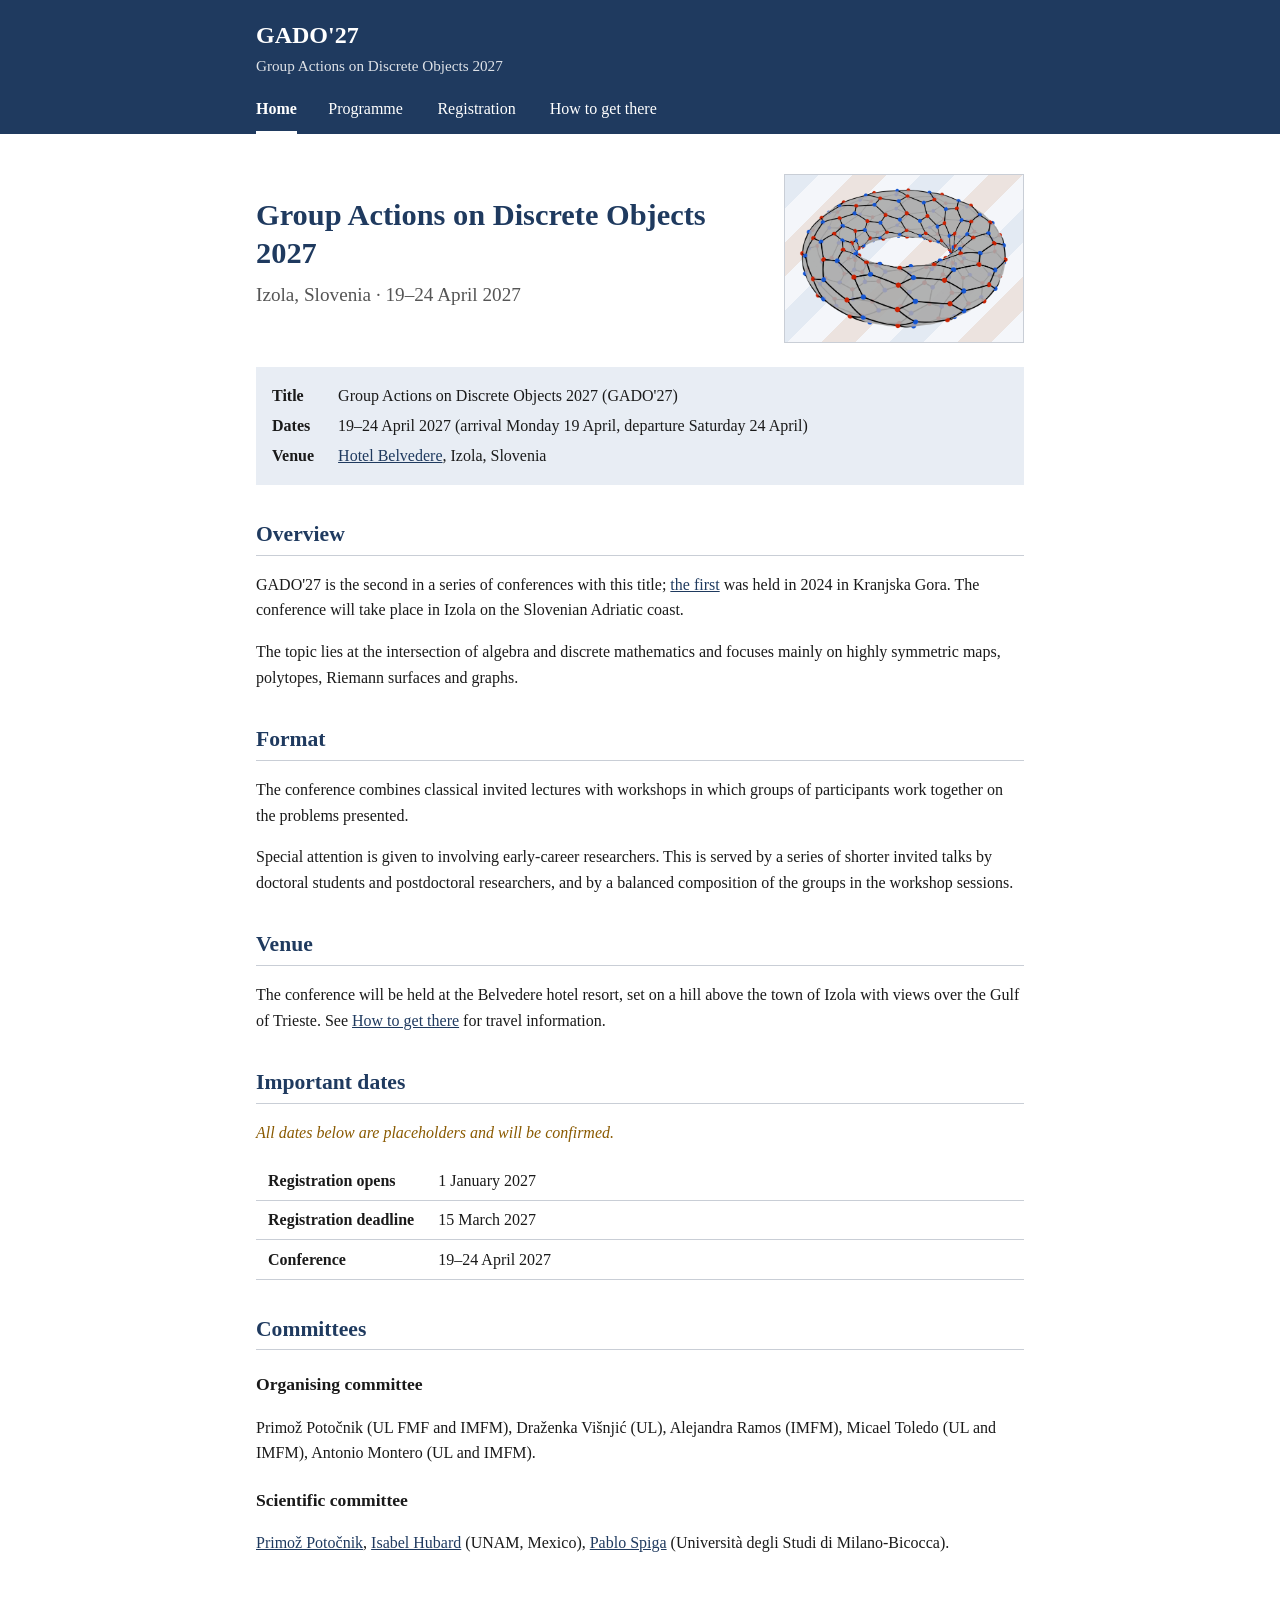
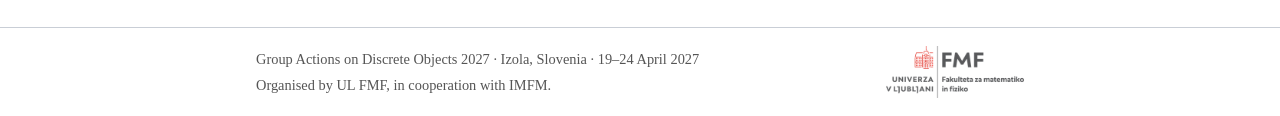
<file: index.html>
<!DOCTYPE html>
<html lang="en">
<head>
<meta charset="utf-8">
<meta name="viewport" content="width=device-width, initial-scale=1">
<title>Home · GADO'27</title>
<meta name="description" content="Group Actions on Discrete Objects 2027 (GADO'27), Izola, Slovenia, 19–24 April 2027.">
<link rel="stylesheet" href="style.css">
</head>
<body>
<header class="site-header">
  <div class="wrap">
    <p class="site-title">GADO'27 <span>Group Actions on Discrete Objects 2027</span></p>
  </div>
  <nav class="wrap" aria-label="Main">
    <ul><li><a href="index.html" aria-current="page" data-text="Home">Home</a></li><li><a href="programme.html" data-text="Programme">Programme</a></li><li><a href="registration.html" data-text="Registration">Registration</a></li><li><a href="travel.html" data-text="How to get there">How to get there</a></li></ul>
  </nav>
</header>
<main class="wrap">

<div class="intro">
  <div class="intro-text">
    <h1>Group Actions on Discrete Objects 2027</h1>
    <p class="lead">Izola, Slovenia &middot; 19&ndash;24 April 2027</p>
  </div>
  <figure class="hero">
    <img src="images/torus.png" alt="A graph embedded on a torus, with vertices coloured red and blue" width="1237" height="822">
  </figure>
</div>

<dl class="facts">
  <dt>Title</dt><dd>Group Actions on Discrete Objects 2027 (GADO'27)</dd>
  <dt>Dates</dt><dd>19&ndash;24 April 2027 (arrival Monday 19 April, departure Saturday 24 April)</dd>
  <dt>Venue</dt><dd><a href="https://belvedere.si/en">Hotel Belvedere</a>, Izola, Slovenia</dd>
</dl>

<h2>Overview</h2>
<p>GADO'27 is the second in a series of conferences with this title; <a href="https://gregorcnik.github.io/kranjska24/">the first</a> was held in 2024 in Kranjska Gora. The conference will take place in Izola on the Slovenian Adriatic coast.</p>
<p>The topic lies at the intersection of algebra and discrete mathematics and focuses mainly on highly symmetric maps, polytopes, Riemann surfaces and graphs.</p>

<h2>Format</h2>
<p>The conference combines classical invited lectures with workshops in which groups of participants work together on the problems presented.</p>
<p>Special attention is given to involving early-career researchers. This is served by a series of shorter invited talks by doctoral students and postdoctoral researchers, and by a balanced composition of the groups in the workshop sessions.</p>

<h2>Venue</h2>
<p>The conference will be held at the Belvedere hotel resort, set on a hill above the town of Izola with views over the Gulf of Trieste. See <a href="travel.html">How to get there</a> for travel information.</p>

<h2>Important dates</h2>
<p class="tba">All dates below are placeholders and will be confirmed.</p>
<table>
  <tbody>
    <tr><th scope="row">Registration opens</th><td>1 January 2027</td></tr>
    <tr><th scope="row">Registration deadline</th><td>15 March 2027</td></tr>
    <tr><th scope="row">Conference</th><td>19&ndash;24 April 2027</td></tr>
  </tbody>
</table>

<h2>Committees</h2>
<h3>Organising committee</h3>
<p>Primož Potočnik (UL FMF and IMFM), Draženka Višnjić (UL), Alejandra Ramos (IMFM), Micael Toledo (UL and IMFM), Antonio Montero (UL and IMFM).</p>
<h3>Scientific committee</h3>
<p><a href="https://primoz.potocnik.xyz/">Primož Potočnik</a>, <a href="https://www.matem.unam.mx/fsd/hubard">Isabel Hubard</a> (UNAM, Mexico), <a href="https://www.unimib.it/pablo-spiga">Pablo Spiga</a> (Università degli Studi di Milano-Bicocca).</p>

</main>
<footer class="site-footer">
  <div class="wrap footer-inner">
    <div>
      <p>Group Actions on Discrete Objects 2027 &middot; Izola, Slovenia &middot; 19&ndash;24 April 2027</p>
      <p>Organised by UL FMF, in cooperation with IMFM.</p>
    </div>
    <a class="footer-logo" href="https://www.fmf.uni-lj.si/" title="Faculty of Mathematics and Physics, University of Ljubljana">
      <img src="images/fmf-logo-small.png" alt="University of Ljubljana, Faculty of Mathematics and Physics (FMF)" width="360" height="136">
    </a>
  </div>
</footer>
</body>
</html>
</file>
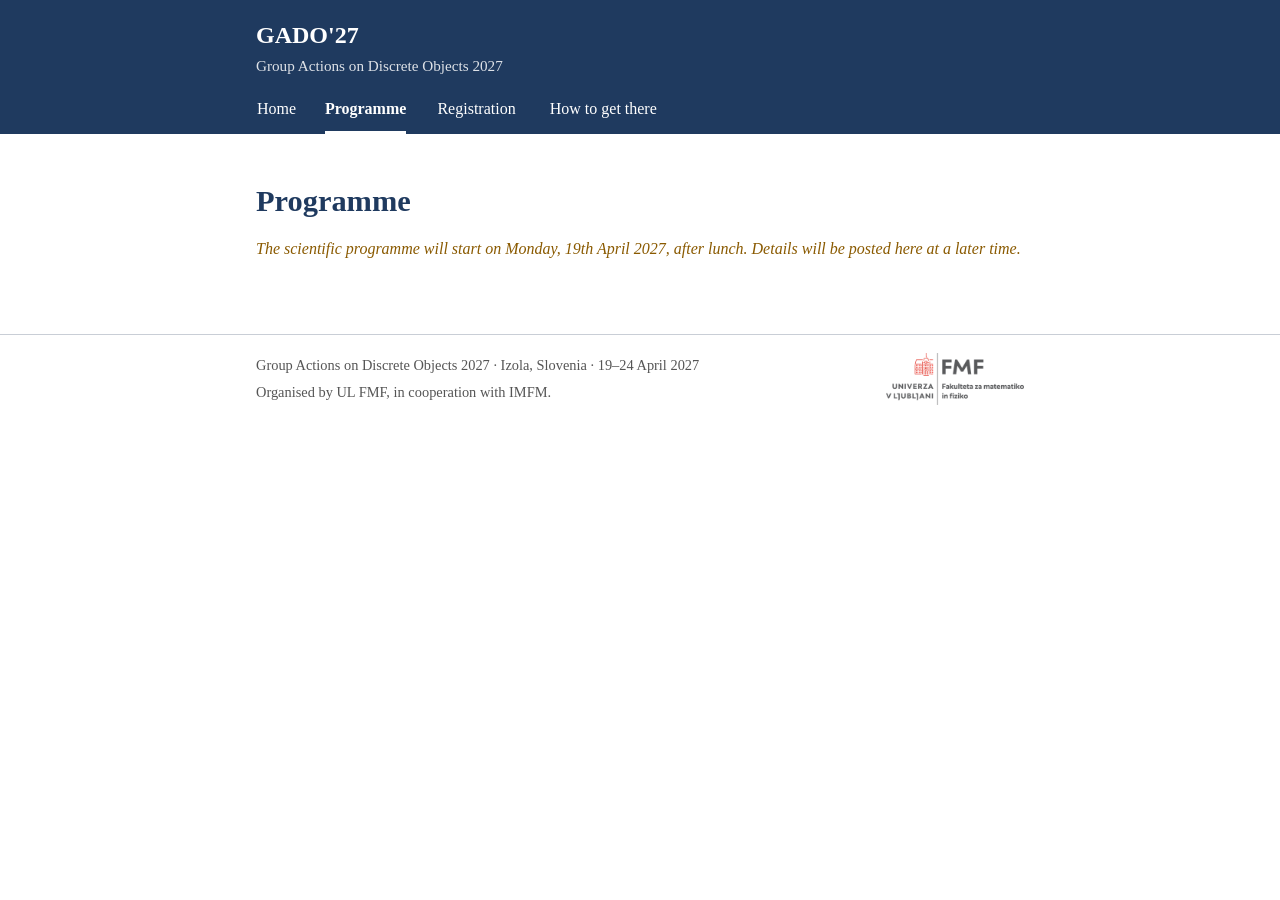
<file: programme.html>
<!DOCTYPE html>
<html lang="en">
<head>
<meta charset="utf-8">
<meta name="viewport" content="width=device-width, initial-scale=1">
<title>Programme · GADO'27</title>
<meta name="description" content="Group Actions on Discrete Objects 2027 (GADO'27), Izola, Slovenia, 19–24 April 2027.">
<link rel="stylesheet" href="style.css">
</head>
<body>
<header class="site-header">
  <div class="wrap">
    <p class="site-title">GADO'27 <span>Group Actions on Discrete Objects 2027</span></p>
  </div>
  <nav class="wrap" aria-label="Main">
    <ul><li><a href="index.html" data-text="Home">Home</a></li><li><a href="programme.html" aria-current="page" data-text="Programme">Programme</a></li><li><a href="registration.html" data-text="Registration">Registration</a></li><li><a href="travel.html" data-text="How to get there">How to get there</a></li></ul>
  </nav>
</header>
<main class="wrap">

<h1>Programme</h1>
<p class="tba">The scientific programme will start on Monday, 19th April 2027, after lunch. Details will be posted here at a later time. </p>
<!--
<p class="tba">The programme is provisional. Times and the allocation of talks are placeholders.</p>

<h2>Invited speakers</h2>
<h3>Plenary speakers <span class="tba">(to be confirmed)</span></h3>
<ul>
  <li>Marston Conder (University of Auckland)</li>
  <li>Tatiana Jajcayova (Comenius University, Bratislava)</li>
  <li>Jeroen Schillewaerter (University of Auckland)</li>
  <li>Dimitri Leemans (ULB, Brussels)</li>
  <li>Klara Stokes (Umeå University, Sweden)</li>
</ul>
<h3>Invited early-career speakers <span class="tba">(to be confirmed)</span></h3>
<ul>
  <li>Daniela Colmenares (UNAM)</li>
  <li>Maruša Lekše (IMFM and Comenius University)</li>
  <li>Marco Barbieri (UL and Durham University)</li>
  <li>Philippe Tranchida (ULB, Brussels)</li>
  <li>Djordje Mitrović (University of Auckland)</li>
</ul>

<h2>Overview of the week</h2>
<table>
  <thead><tr><th scope="col">Day</th><th scope="col">Activities</th></tr></thead>
  <tbody>
    <tr><th scope="row">Mon 19 April</th><td>Arrival and registration (from 15:00); welcome reception (19:00)</td></tr>
    <tr><th scope="row">Tue 20 April</th><td>Plenary talk, early-career talks, workshop</td></tr>
    <tr><th scope="row">Wed 21 April</th><td>Plenary talk, early-career talks, workshop</td></tr>
    <tr><th scope="row">Thu 22 April</th><td>Plenary talk, early-career talks, workshop; conference dinner</td></tr>
    <tr><th scope="row">Fri 23 April</th><td>Plenary talk, workshop reports, closing</td></tr>
    <tr><th scope="row">Sat 24 April</th><td>Breakfast and departure</td></tr>
  </tbody>
</table>

<h2>A typical day</h2>
<table>
  <thead><tr><th scope="col">Time</th><th scope="col">Session</th></tr></thead>
  <tbody>
    <tr><th scope="row">09:00&ndash;09:45</th><td>Plenary talk</td></tr>
    <tr><th scope="row">09:45&ndash;10:30</th><td>Coffee break</td></tr>
    <tr><th scope="row">10:30&ndash;12:00</th><td>Early-career talks (30 minutes each)</td></tr>
    <tr><th scope="row">12:30&ndash;14:00</th><td>Lunch</td></tr>
    <tr><th scope="row">14:30&ndash;16:00</th><td>Workshop: group work on the problems presented</td></tr>
    <tr><th scope="row">16:00&ndash;16:30</th><td>Coffee break</td></tr>
    <tr><th scope="row">16:30&ndash;18:00</th><td>Workshop: continued, short reports</td></tr>
  </tbody>
</table>

<h2>Abstracts</h2>
<p>Titles and abstracts of the talks will be published here when available.</p>
-->

</main>
<footer class="site-footer">
  <div class="wrap footer-inner">
    <div>
      <p>Group Actions on Discrete Objects 2027 &middot; Izola, Slovenia &middot; 19&ndash;24 April 2027</p>
      <p>Organised by UL FMF, in cooperation with IMFM.</p>
    </div>
    <a class="footer-logo" href="https://www.fmf.uni-lj.si/" title="Faculty of Mathematics and Physics, University of Ljubljana">
      <img src="images/fmf-logo-small.png" alt="University of Ljubljana, Faculty of Mathematics and Physics (FMF)" width="360" height="136">
    </a>
  </div>
</footer>
</body>
</html>
</file>
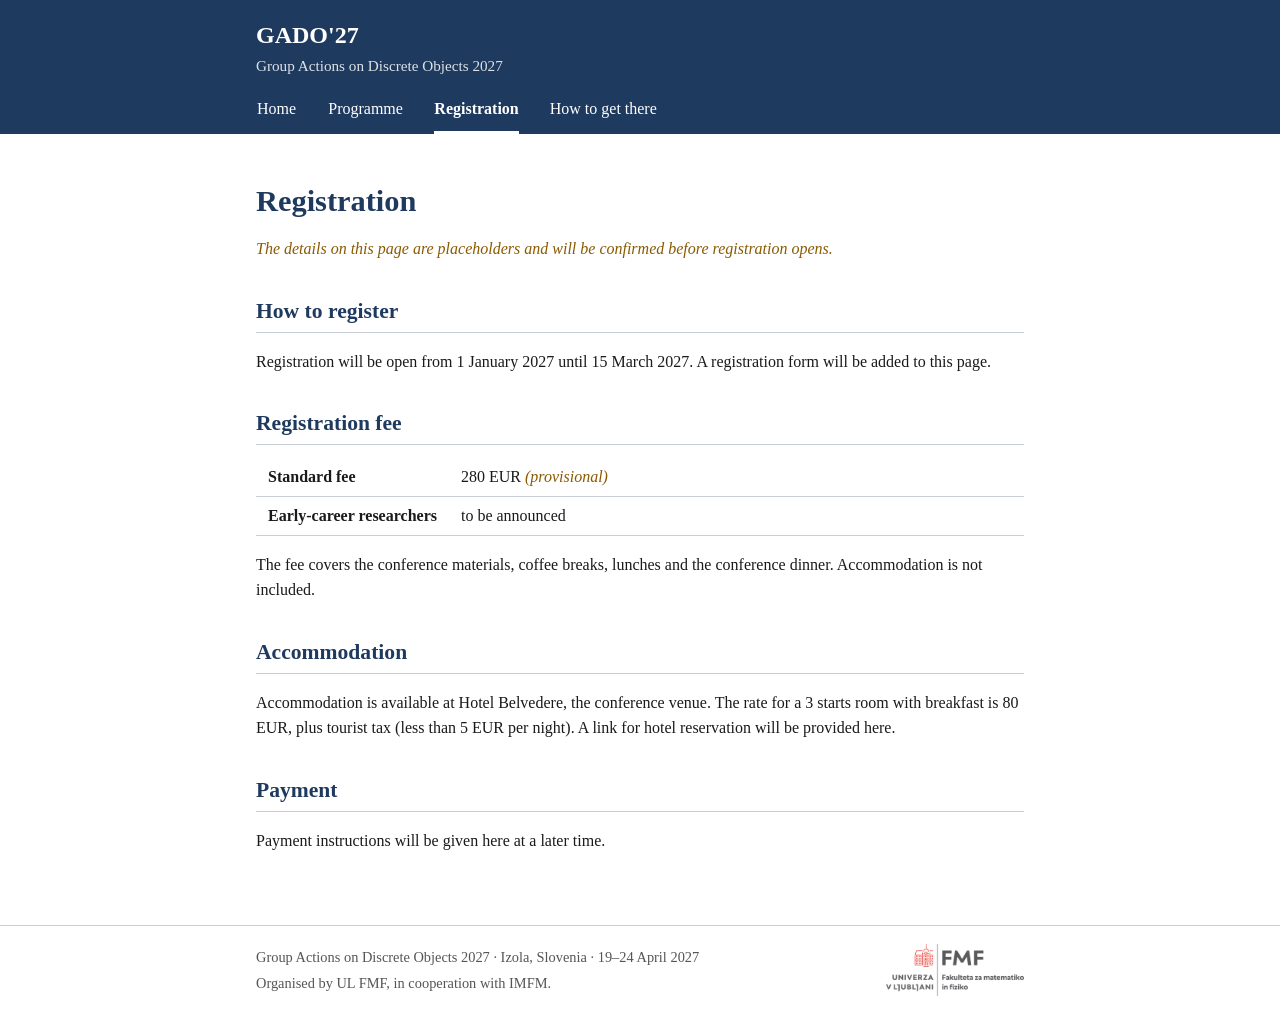
<file: registration.html>
<!DOCTYPE html>
<html lang="en">
<head>
<meta charset="utf-8">
<meta name="viewport" content="width=device-width, initial-scale=1">
<title>Registration · GADO'27</title>
<meta name="description" content="Group Actions on Discrete Objects 2027 (GADO'27), Izola, Slovenia, 19–24 April 2027.">
<link rel="stylesheet" href="style.css">
</head>
<body>
<header class="site-header">
  <div class="wrap">
    <p class="site-title">GADO'27 <span>Group Actions on Discrete Objects 2027</span></p>
  </div>
  <nav class="wrap" aria-label="Main">
    <ul><li><a href="index.html" data-text="Home">Home</a></li><li><a href="programme.html" data-text="Programme">Programme</a></li><li><a href="registration.html" aria-current="page" data-text="Registration">Registration</a></li><li><a href="travel.html" data-text="How to get there">How to get there</a></li></ul>
  </nav>
</header>
<main class="wrap">

<h1>Registration</h1>
<p class="tba">The details on this page are placeholders and will be confirmed before registration opens.</p>

<h2>How to register</h2>
<p>Registration will be open from 1 January 2027 until 15 March 2027. A registration form will be added to this page.</p>

<h2>Registration fee</h2>
<table>
  <tbody>
    <tr><th scope="row">Standard fee</th><td>280 EUR <span class="tba">(provisional)</span></td></tr>
    <tr><th scope="row">Early-career researchers</th><td>to be announced</td></tr>
  </tbody>
</table>
<p>The fee covers the conference materials, coffee breaks, lunches and the conference dinner. Accommodation is not included.</p>

<h2>Accommodation</h2>
<p>Accommodation is available at Hotel Belvedere, the conference venue. The rate for a 3 starts room with breakfast is 80 EUR, plus tourist tax (less than 5 EUR per night). A link for hotel reservation will be provided here.</p>

<h2>Payment</h2>
<p>Payment instructions will be given here at a later time.</p>

</main>
<footer class="site-footer">
  <div class="wrap footer-inner">
    <div>
      <p>Group Actions on Discrete Objects 2027 &middot; Izola, Slovenia &middot; 19&ndash;24 April 2027</p>
      <p>Organised by UL FMF, in cooperation with IMFM.</p>
    </div>
    <a class="footer-logo" href="https://www.fmf.uni-lj.si/" title="Faculty of Mathematics and Physics, University of Ljubljana">
      <img src="images/fmf-logo-small.png" alt="University of Ljubljana, Faculty of Mathematics and Physics (FMF)" width="360" height="136">
    </a>
  </div>
</footer>
</body>
</html>
</file>
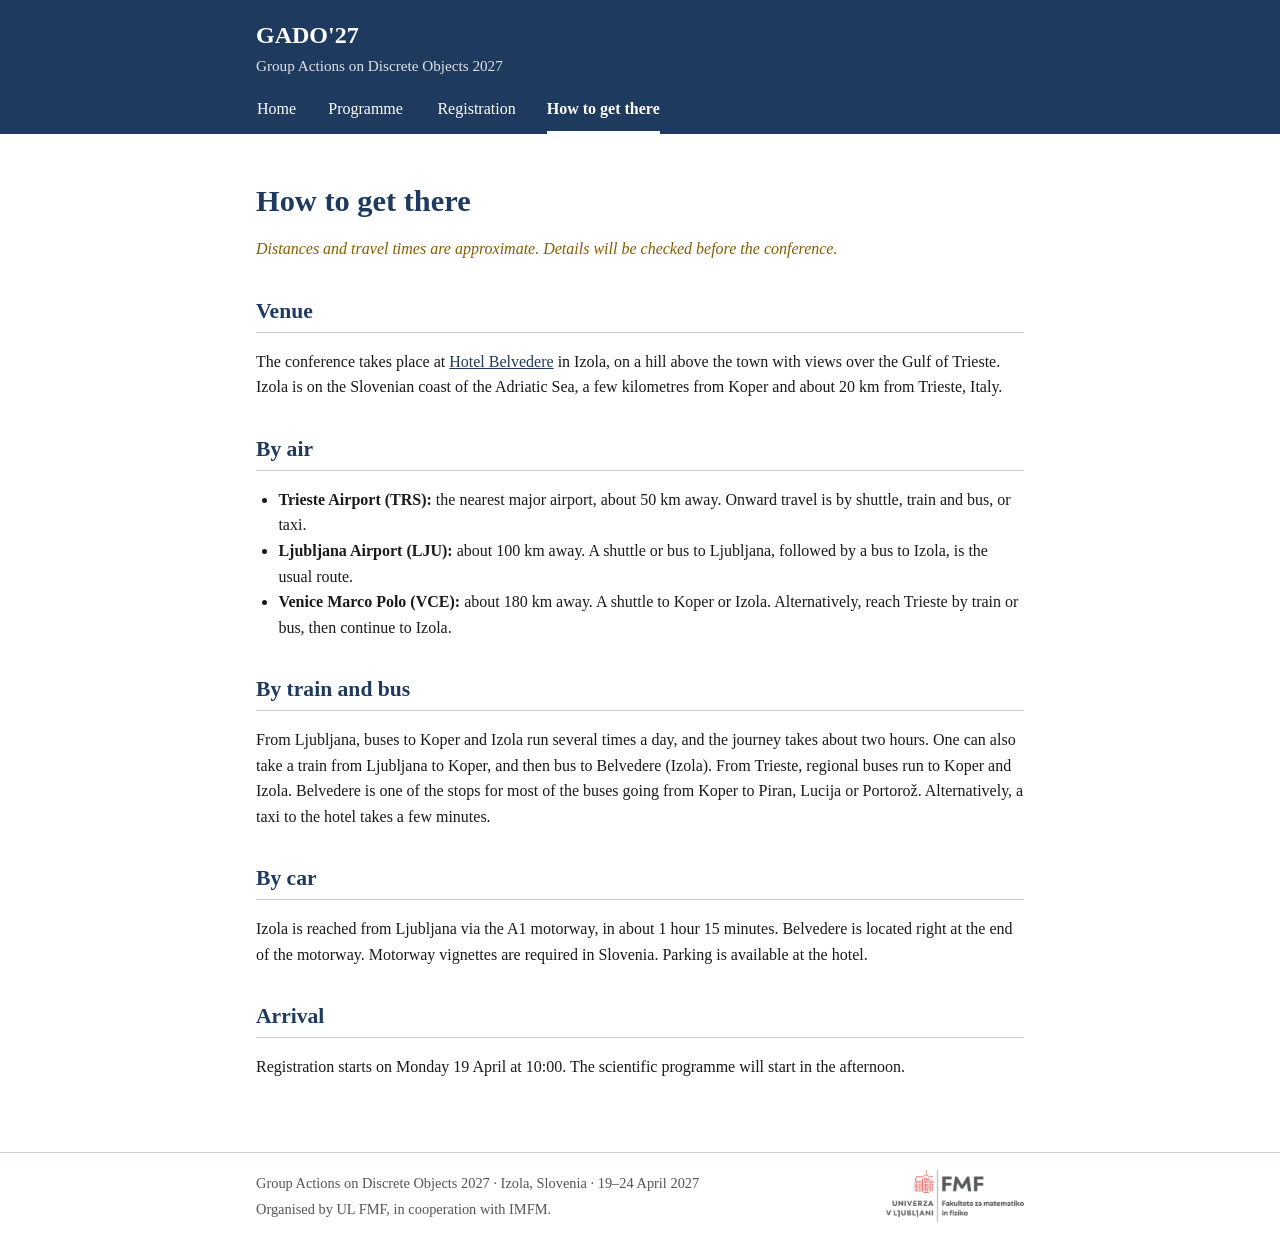
<file: travel.html>
<!DOCTYPE html>
<html lang="en">
<head>
<meta charset="utf-8">
<meta name="viewport" content="width=device-width, initial-scale=1">
<title>How to get there · GADO'27</title>
<meta name="description" content="Group Actions on Discrete Objects 2027 (GADO'27), Izola, Slovenia, 19–24 April 2027.">
<link rel="stylesheet" href="style.css">
</head>
<body>
<header class="site-header">
  <div class="wrap">
    <p class="site-title">GADO'27 <span>Group Actions on Discrete Objects 2027</span></p>
  </div>
  <nav class="wrap" aria-label="Main">
    <ul><li><a href="index.html" data-text="Home">Home</a></li><li><a href="programme.html" data-text="Programme">Programme</a></li><li><a href="registration.html" data-text="Registration">Registration</a></li><li><a href="travel.html" aria-current="page" data-text="How to get there">How to get there</a></li></ul>
  </nav>
</header>
<main class="wrap">

<h1>How to get there</h1>
<p class="tba">Distances and travel times are approximate. Details will be checked before the conference.</p>

<h2>Venue</h2>
<p>The conference takes place at <a href="https://belvedere.si/en">Hotel Belvedere</a> in Izola, on a hill above the town with views over the Gulf of Trieste. Izola is on the Slovenian coast of the Adriatic Sea, a few kilometres from Koper and about 20 km from Trieste, Italy.</p>

<h2>By air</h2>
<ul>
  <li><strong>Trieste Airport (TRS):</strong> the nearest major airport, about 50 km away. Onward travel is by shuttle, train and bus, or taxi.</li>
  <li><strong>Ljubljana Airport (LJU):</strong> about 100 km away. A shuttle or bus to Ljubljana, followed by a bus to Izola, is the usual route.</li>
  <li><strong>Venice Marco Polo (VCE):</strong> about 180 km away. A shuttle to Koper or Izola. Alternatively, reach Trieste by train or bus, then continue to Izola.</li>
</ul>

<h2>By train and bus</h2>
<p>From Ljubljana, buses to Koper and Izola run several times a day, and the journey takes about two hours. One can also take a train from Ljubljana to Koper, and then bus to Belvedere (Izola). From Trieste, regional buses run to Koper and Izola. Belvedere is one of the stops for most of the buses going from Koper to Piran, Lucija or Portorož. Alternatively, a taxi to the hotel takes a few minutes.</p>

<h2>By car</h2>
<p>Izola is reached from Ljubljana via the A1 motorway, in about 1 hour 15 minutes. Belvedere is located right at the end of the motorway. Motorway vignettes are required in Slovenia. Parking is available at the hotel.</p>

<h2>Arrival</h2>
<p>Registration starts on Monday 19 April at 10:00. The scientific programme will start in the afternoon.</p>

</main>
<footer class="site-footer">
  <div class="wrap footer-inner">
    <div>
      <p>Group Actions on Discrete Objects 2027 &middot; Izola, Slovenia &middot; 19&ndash;24 April 2027</p>
      <p>Organised by UL FMF, in cooperation with IMFM.</p>
    </div>
    <a class="footer-logo" href="https://www.fmf.uni-lj.si/" title="Faculty of Mathematics and Physics, University of Ljubljana">
      <img src="images/fmf-logo-small.png" alt="University of Ljubljana, Faculty of Mathematics and Physics (FMF)" width="360" height="136">
    </a>
  </div>
</footer>
</body>
</html>
</file>
<file: style.css>
/* GADO'27: plain, academic style */
:root {
  --text: #1a1a1a;
  --muted: #555;
  --accent: #1f3a5f;
  --accent-light: #e8edf4;
  --rule: #c9ced6;
  --bg: #ffffff;
}

* { box-sizing: border-box; }

html { font-size: 100%; }

body {
  margin: 0;
  background: var(--bg);
  color: var(--text);
  font-family: Georgia, "Times New Roman", Times, serif;
  line-height: 1.6;
}

.wrap {
  max-width: 50rem;
  margin: 0 auto;
  padding: 0 1rem;
}

/* Header and navigation */
.site-header {
  background: var(--accent);
  color: #fff;
}

.site-title {
  margin: 0;
  padding: 1rem 0 0.5rem;
  font-size: 1.5rem;
  font-weight: bold;
}

.site-title span {
  display: block;
  font-size: 0.95rem;
  font-weight: normal;
  opacity: 0.85;
}

nav ul {
  list-style: none;
  margin: 0;
  padding: 0;
  display: flex;
  flex-wrap: wrap;
  column-gap: 1.75rem;
}

nav a {
  display: block;
  padding: 0.6rem 0;
  text-align: center;
  color: #fff;
  text-decoration: none;
  border-bottom: 3px solid transparent;
}

nav a:hover,
nav a:focus {
  border-bottom-color: rgba(255, 255, 255, 0.6);
}

/* Reserve the width of the bold text, so that making the active tab bold
   does not change its width or move the other tabs. */
nav a::after {
  content: attr(data-text);
  display: block;
  height: 0;
  overflow: hidden;
  visibility: hidden;
  font-weight: bold;
}

nav a[aria-current="page"] {
  border-bottom-color: #fff;
  font-weight: bold;
}

/* Content */
/* main.wrap, so that this wins over the .wrap padding above */
main.wrap { padding-top: 2.5rem; padding-bottom: 3.5rem; }

h1 { font-size: 1.9rem; line-height: 1.25; margin: 0.5rem 0 0.5rem; color: var(--accent); }
h2 { font-size: 1.35rem; margin: 2rem 0 0.5rem; padding-bottom: 0.2rem; border-bottom: 1px solid var(--rule); color: var(--accent); }
h3 { font-size: 1.1rem; margin: 1.25rem 0 0.25rem; }

.lead { font-size: 1.2rem; color: var(--muted); margin-top: 0; }

a { color: var(--accent); }
a:hover, a:focus { text-decoration-thickness: 2px; }

figure { margin: 1.5rem 0; }
figure img { display: block; width: 100%; height: auto; border: 1px solid var(--rule); }
figcaption { font-size: 0.9rem; color: var(--muted); margin-top: 0.3rem; }


/* Intro: title on the left, a small striped panel with the image on the right.
   The stripes are a CSS background, so they stretch with the panel while the
   image itself stays centred and keeps its proportions. */
.intro {
  display: flex;
  align-items: center;
  justify-content: space-between;
  gap: 2rem;
  margin-bottom: 1.5rem;
}
.intro-text { flex: 1 1 auto; }
.hero {
  flex: 0 0 15rem;
  display: flex;
  justify-content: center;
  margin: 0;
  padding: 0.75rem;
  border: 1px solid var(--rule);
  background:
    repeating-linear-gradient(
      135deg,
      #e3eaf3 0, #e3eaf3 24px,
      #f4f6fa 24px, #f4f6fa 48px,
      #ece3df 48px, #ece3df 72px,
      #f4f6fa 72px, #f4f6fa 96px
    );
}
.hero img {
  width: 100%;
  max-width: 100%;
  height: auto;
  border: 0;
}

ul { padding-left: 1.4rem; }

/* Facts list */
.facts {
  display: grid;
  grid-template-columns: max-content 1fr;
  gap: 0.3rem 1.5rem;
  margin: 1.5rem 0;
  padding: 1rem;
  background: var(--accent-light);
}
.facts dt { font-weight: bold; }
.facts dd { margin: 0; }

/* Tables */
table { border-collapse: collapse; width: 100%; margin: 0.75rem 0; }
th, td { text-align: left; vertical-align: top; padding: 0.4rem 0.75rem; border-bottom: 1px solid var(--rule); }
thead th { border-bottom: 2px solid var(--accent); }
tbody th { white-space: nowrap; font-weight: bold; width: 1%; }

/* Placeholder notes */
.tba { color: #8a5a00; font-style: italic; }

/* Footer */
.site-footer {
  border-top: 1px solid var(--rule);
  color: var(--muted);
  font-size: 0.9rem;
  padding: 1rem 0;
}
.site-footer p { margin: 0.2rem 0; }
.footer-inner {
  display: flex;
  align-items: center;
  justify-content: space-between;
  gap: 1.5rem;
}
.footer-logo { flex: 0 0 auto; line-height: 0; }
.footer-logo img { height: 3.25rem; width: auto; }

@media (max-width: 36rem) {
  .facts { grid-template-columns: 1fr; gap: 0; }
  .facts dd { margin-bottom: 0.6rem; }
  tbody th { white-space: normal; }
  .footer-inner { flex-direction: column; align-items: flex-start; }
  .intro { flex-direction: column; align-items: stretch; gap: 1rem; }
  .hero { flex-basis: auto; align-self: center; width: 70%; }
}

@media print {
  .site-header { background: none; color: #000; }
  nav { display: none; }
}
</file>
